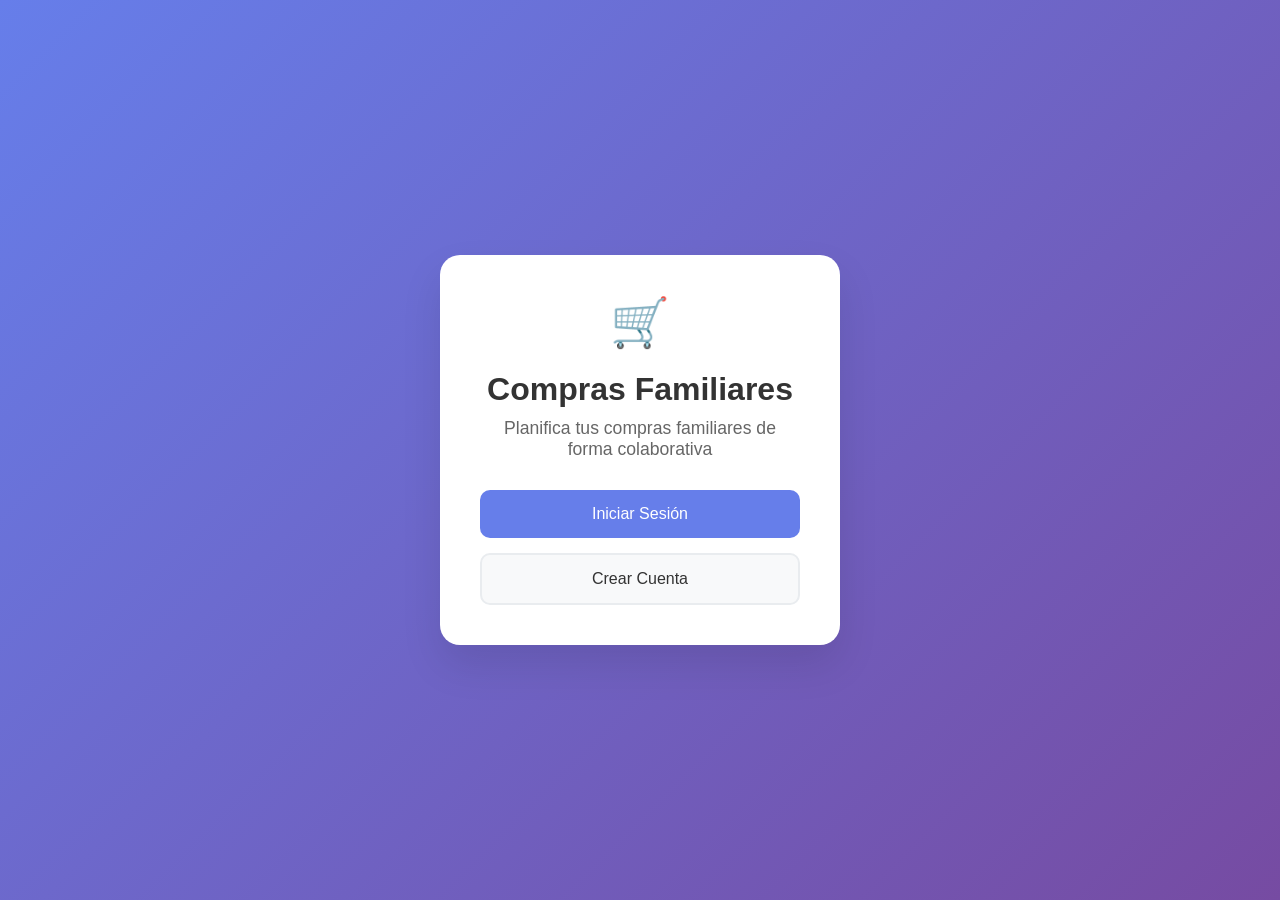
<file: templates/index.html>
<!DOCTYPE html>
<html lang="es">
<head>
    <meta charset="UTF-8">
    <meta name="viewport" content="width=device-width, initial-scale=1.0">
    <title>Compras Familiares</title>
    <style>
        * {
            margin: 0;
            padding: 0;
            box-sizing: border-box;
        }

        body {
            font-family: -apple-system, BlinkMacSystemFont, 'Segoe UI', Roboto, sans-serif;
            background: linear-gradient(135deg, #667eea 0%, #764ba2 100%);
            min-height: 100vh;
            display: flex;
            align-items: center;
            justify-content: center;
            padding: 20px;
        }

        .container {
            background: white;
            border-radius: 20px;
            padding: 40px;
            box-shadow: 0 20px 40px rgba(0,0,0,0.1);
            text-align: center;
            max-width: 400px;
            width: 100%;
        }

        h1 {
            color: #333;
            margin-bottom: 10px;
            font-size: 2rem;
        }

        .subtitle {
            color: #666;
            margin-bottom: 30px;
            font-size: 1.1rem;
        }

        .buttons {
            display: flex;
            flex-direction: column;
            gap: 15px;
        }

        .btn {
            padding: 15px 30px;
            border: none;
            border-radius: 10px;
            font-size: 1rem;
            cursor: pointer;
            transition: all 0.3s ease;
            text-decoration: none;
            display: block;
        }

        .btn-primary {
            background: #667eea;
            color: white;
        }

        .btn-primary:hover {
            background: #5a6fd8;
            transform: translateY(-2px);
        }

        .btn-secondary {
            background: #f8f9fa;
            color: #333;
            border: 2px solid #e9ecef;
        }

        .btn-secondary:hover {
            background: #e9ecef;
            transform: translateY(-2px);
        }

        .icon {
            font-size: 3rem;
            margin-bottom: 20px;
        }
    </style>
</head>
<body>
    <div class="container">
        <div class="icon">🛒</div>
        <h1>Compras Familiares</h1>
        <p class="subtitle">Planifica tus compras familiares de forma colaborativa</p>
        
        <div class="buttons">
            <a href="/login" class="btn btn-primary">Iniciar Sesión</a>
            <a href="/registro" class="btn btn-secondary">Crear Cuenta</a>
        </div>
    </div>
</body>
</html>
</file>
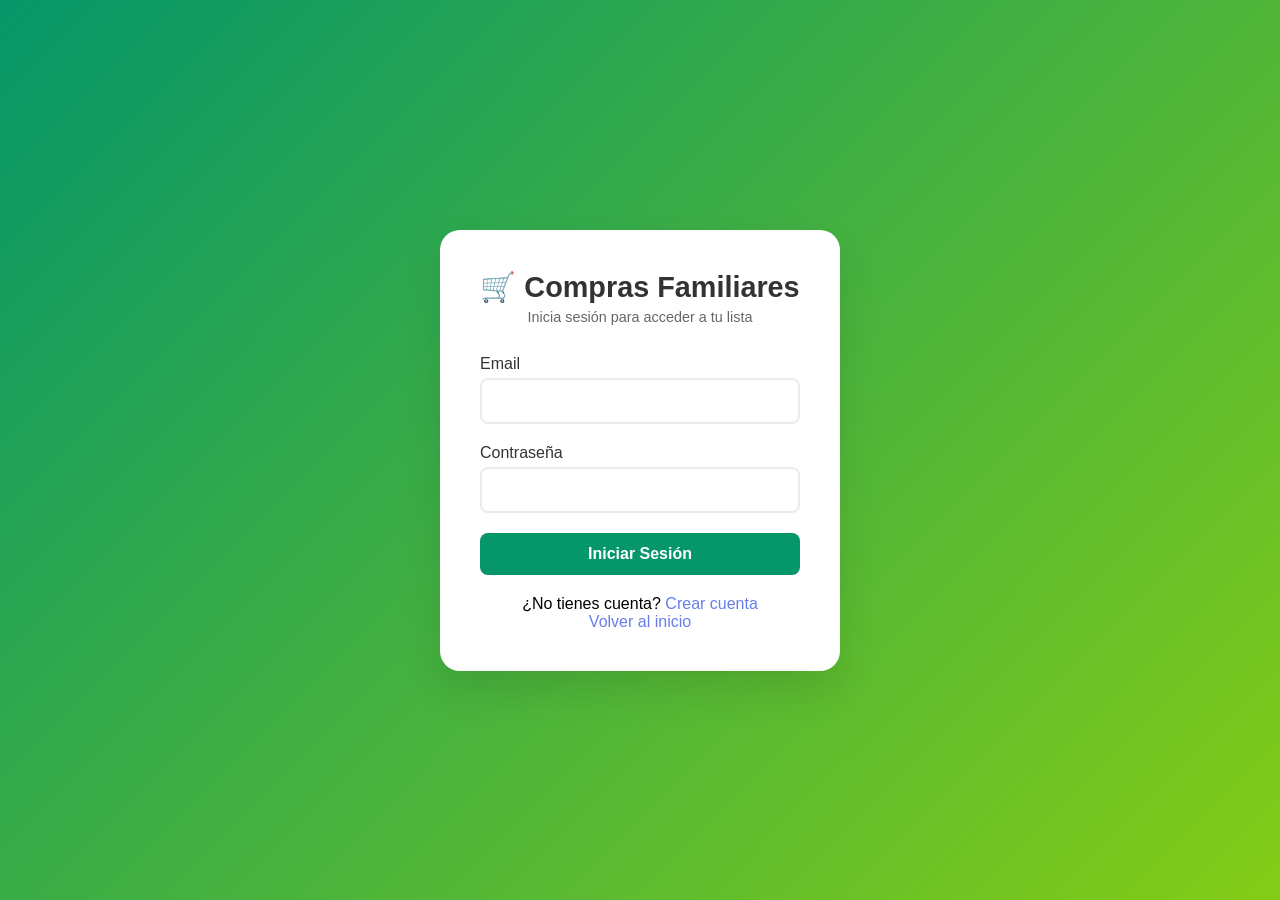
<file: templates/login.html>
<!DOCTYPE html>
<html lang="es">
<head>
    <meta charset="UTF-8">
    <meta name="viewport" content="width=device-width, initial-scale=1.0">
    <title>Iniciar Sesión - Compras Familiares</title>
    <style>
        * {
            margin: 0;
            padding: 0;
            box-sizing: border-box;
        }

        body {
            font-family: -apple-system, BlinkMacSystemFont, 'Segoe UI', Roboto, sans-serif;
            background: linear-gradient(135deg, #059669 0%, #84cc16 100%);
            min-height: 100vh;
            display: flex;
            align-items: center;
            justify-content: center;
            padding: 20px;
        }

        .login-container {
            background: white;
            border-radius: 20px;
            padding: 40px;
            box-shadow: 0 20px 40px rgba(0,0,0,0.1);
            max-width: 400px;
            width: 100%;
        }

        .logo {
            text-align: center;
            margin-bottom: 30px;
        }

        .logo h1 {
            color: #333;
            font-size: 1.8rem;
            margin-bottom: 5px;
        }

        .logo p {
            color: #666;
            font-size: 0.9rem;
        }

        .form-group {
            margin-bottom: 20px;
        }

        label {
            display: block;
            margin-bottom: 5px;
            color: #333;
            font-weight: 500;
        }

        input {
            width: 100%;
            padding: 12px;
            border: 2px solid #e9ecef;
            border-radius: 8px;
            font-size: 1rem;
            transition: border-color 0.3s ease;
        }

        input:focus {
            outline: none;
            border-color: #059669;
        }

        .btn {
            width: 100%;
            padding: 12px;
            background: #059669;
            color: white;
            border: none;
            border-radius: 8px;
            font-size: 1rem;
            font-weight: 600;
            cursor: pointer;
            transition: background 0.3s ease;
        }

        .btn:hover {
            background: #047857;
        }

        .btn:disabled {
            background: #ccc;
            cursor: not-allowed;
        }

        .error {
            background: #f8d7da;
            color: #721c24;
            padding: 10px;
            border-radius: 5px;
            margin-bottom: 20px;
            display: none;
        }

        .back-link {
            text-align: center;
            margin-top: 20px;
        }

        .back-link a {
            color: #667eea;
            text-decoration: none;
        }

        .back-link a:hover {
            text-decoration: underline;
        }
    </style>
</head>
<body>
    <div class="login-container">
        <div class="logo">
            <h1>🛒 Compras Familiares</h1>
            <p>Inicia sesión para acceder a tu lista</p>
        </div>

        <div class="error" id="error-message"></div>

        <form id="login-form">
            <div class="form-group">
                <label for="email">Email</label>
                <input type="email" id="email" name="email" required>
            </div>

            <div class="form-group">
                <label for="password">Contraseña</label>
                <input type="password" id="password" name="password" required>
            </div>

            <button type="submit" class="btn" id="login-btn">Iniciar Sesión</button>
        </form>

        <div class="back-link">
            <p>¿No tienes cuenta? <a href="/registro">Crear cuenta</a></p>
            <p><a href="/">Volver al inicio</a></p>
        </div>
    </div>

    <script>
        document.getElementById('login-form').addEventListener('submit', async (e) => {
            e.preventDefault();
            
            const email = document.getElementById('email').value;
            const password = document.getElementById('password').value;
            const errorDiv = document.getElementById('error-message');
            const loginBtn = document.getElementById('login-btn');
            
            // Deshabilitar botón
            loginBtn.disabled = true;
            loginBtn.textContent = 'Iniciando sesión...';
            errorDiv.style.display = 'none';
            
            try {
                const response = await fetch('/api/login', {
                    method: 'POST',
                    headers: {
                        'Content-Type': 'application/json',
                    },
                    body: JSON.stringify({ email, password })
                });
                
                const data = await response.json();
                
                if (response.ok) {
                    // Login exitoso, redirigir a la app
                    window.location.href = '/app';
                } else {
                    // Mostrar error
                    errorDiv.textContent = data.error || 'Error al iniciar sesión';
                    errorDiv.style.display = 'block';
                }
            } catch (error) {
                errorDiv.textContent = 'Error de conexión. Intenta de nuevo.';
                errorDiv.style.display = 'block';
            } finally {
                loginBtn.disabled = false;
                loginBtn.textContent = 'Iniciar Sesión';
            }
        });
    </script>
</body>
</html>
</file>
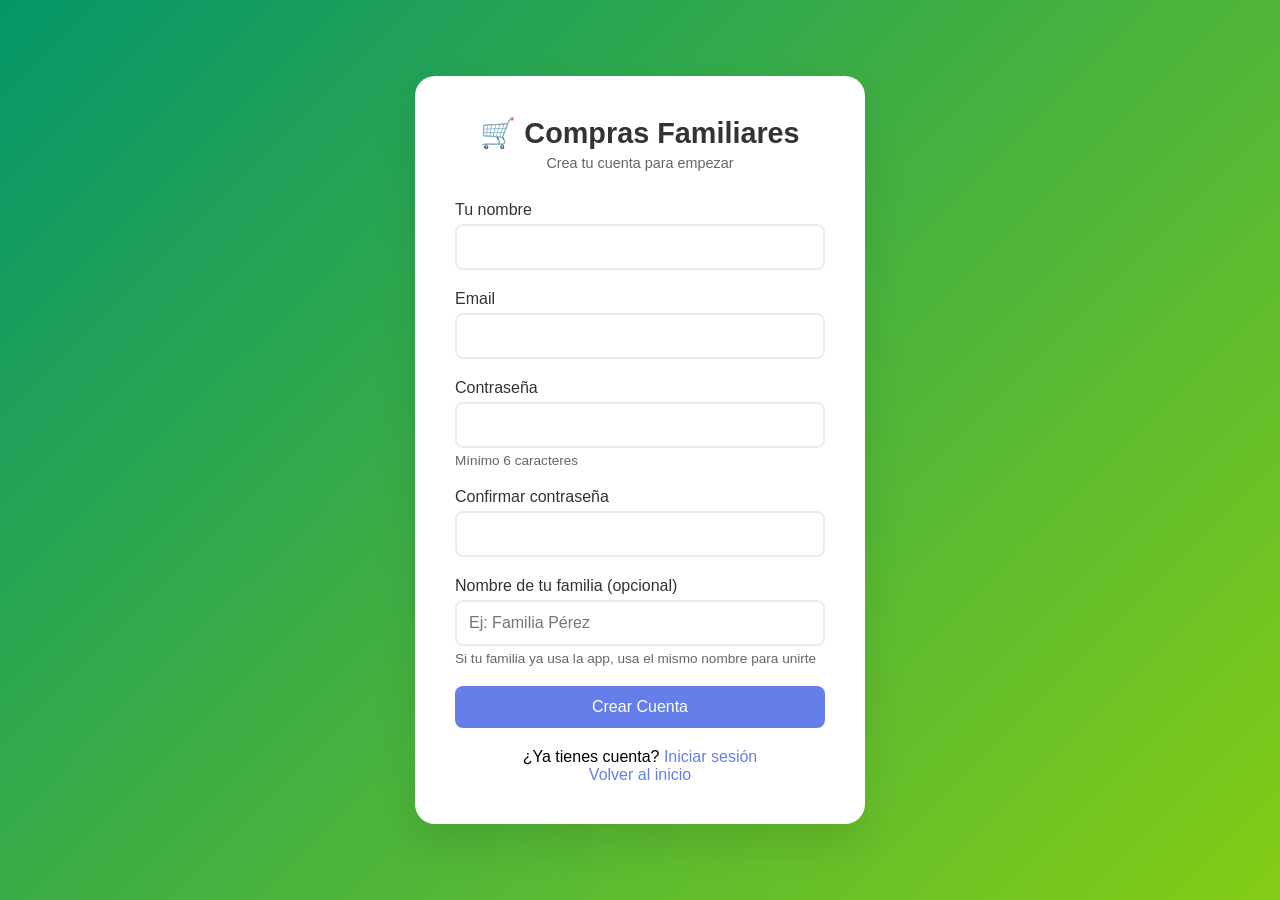
<file: templates/registro.html>
<!DOCTYPE html>
<html lang="es">
<head>
    <meta charset="UTF-8">
    <meta name="viewport" content="width=device-width, initial-scale=1.0">
    <title>Registro - Compras Familiares</title>
    <style>
        * {
            margin: 0;
            padding: 0;
            box-sizing: border-box;
        }

        body {
            font-family: -apple-system, BlinkMacSystemFont, 'Segoe UI', Roboto, sans-serif;
            background: linear-gradient(135deg, #059669 0%, #84cc16 100%);
            min-height: 100vh;
            display: flex;
            align-items: center;
            justify-content: center;
            padding: 20px;
        }

        .register-container {
            background: white;
            border-radius: 20px;
            padding: 40px;
            box-shadow: 0 20px 40px rgba(0,0,0,0.1);
            max-width: 450px;
            width: 100%;
        }

        .logo {
            text-align: center;
            margin-bottom: 30px;
        }

        .logo h1 {
            color: #333;
            font-size: 1.8rem;
            margin-bottom: 5px;
        }

        .logo p {
            color: #666;
            font-size: 0.9rem;
        }

        .form-group {
            margin-bottom: 20px;
        }

        label {
            display: block;
            margin-bottom: 5px;
            color: #333;
            font-weight: 500;
        }

        input {
            width: 100%;
            padding: 12px;
            border: 2px solid #e9ecef;
            border-radius: 8px;
            font-size: 1rem;
            transition: border-color 0.3s ease;
        }

        input:focus {
            outline: none;
            border-color: #667eea;
        }

        .btn {
            width: 100%;
            padding: 12px;
            background: #667eea;
            color: white;
            border: none;
            border-radius: 8px;
            font-size: 1rem;
            cursor: pointer;
            transition: background 0.3s ease;
        }

        .btn:hover {
            background: #5a6fd8;
        }

        .btn:disabled {
            background: #ccc;
            cursor: not-allowed;
        }

        .error {
            background: #f8d7da;
            color: #721c24;
            padding: 10px;
            border-radius: 5px;
            margin-bottom: 20px;
            display: none;
        }

        .success {
            background: #d4edda;
            color: #155724;
            padding: 10px;
            border-radius: 5px;
            margin-bottom: 20px;
            display: none;
        }

        .back-link {
            text-align: center;
            margin-top: 20px;
        }

        .back-link a {
            color: #667eea;
            text-decoration: none;
        }

        .back-link a:hover {
            text-decoration: underline;
        }

        .help-text {
            font-size: 0.85rem;
            color: #666;
            margin-top: 5px;
        }
    </style>
</head>
<body>
    <div class="register-container">
        <div class="logo">
            <h1>🛒 Compras Familiares</h1>
            <p>Crea tu cuenta para empezar</p>
        </div>

        <div class="error" id="error-message"></div>
        <div class="success" id="success-message"></div>

        <form id="register-form">
            <div class="form-group">
                <label for="nombre">Tu nombre</label>
                <input type="text" id="nombre" name="nombre" required>
            </div>

            <div class="form-group">
                <label for="email">Email</label>
                <input type="email" id="email" name="email" required>
            </div>

            <div class="form-group">
                <label for="password">Contraseña</label>
                <input type="password" id="password" name="password" required minlength="6">
                <div class="help-text">Mínimo 6 caracteres</div>
            </div>

            <div class="form-group">
                <label for="confirm-password">Confirmar contraseña</label>
                <input type="password" id="confirm-password" name="confirm-password" required>
            </div>

            <div class="form-group">
                <label for="nombre-familia">Nombre de tu familia (opcional)</label>
                <input type="text" id="nombre-familia" name="nombre_familia" placeholder="Ej: Familia Pérez">
                <div class="help-text">Si tu familia ya usa la app, usa el mismo nombre para unirte</div>
            </div>

            <button type="submit" class="btn" id="register-btn">Crear Cuenta</button>
        </form>

        <div class="back-link">
            <p>¿Ya tienes cuenta? <a href="/login">Iniciar sesión</a></p>
            <p><a href="/">Volver al inicio</a></p>
        </div>
    </div>

    <script>
        document.getElementById('register-form').addEventListener('submit', async (e) => {
            e.preventDefault();
            
            const nombre = document.getElementById('nombre').value;
            const email = document.getElementById('email').value;
            const password = document.getElementById('password').value;
            const confirmPassword = document.getElementById('confirm-password').value;
            const nombreFamilia = document.getElementById('nombre-familia').value;
            
            const errorDiv = document.getElementById('error-message');
            const successDiv = document.getElementById('success-message');
            const registerBtn = document.getElementById('register-btn');
            
            // Validar contraseñas
            if (password !== confirmPassword) {
                errorDiv.textContent = 'Las contraseñas no coinciden';
                errorDiv.style.display = 'block';
                successDiv.style.display = 'none';
                return;
            }
            
            // Deshabilitar botón
            registerBtn.disabled = true;
            registerBtn.textContent = 'Creando cuenta...';
            errorDiv.style.display = 'none';
            successDiv.style.display = 'none';
            
            try {
                const response = await fetch('/api/registro', {
                    method: 'POST',
                    headers: {
                        'Content-Type': 'application/json',
                    },
                    body: JSON.stringify({ 
                        nombre, 
                        email, 
                        password,
                        nombre_familia: nombreFamilia || undefined
                    })
                });
                
                const data = await response.json();
                
                if (response.ok) {
                    successDiv.textContent = '¡Cuenta creada exitosamente! Redirigiendo...';
                    successDiv.style.display = 'block';
                    
                    // Redirigir al login después de 2 segundos
                    setTimeout(() => {
                        window.location.href = '/login';
                    }, 2000);
                } else {
                    errorDiv.textContent = data.error || 'Error al crear cuenta';
                    errorDiv.style.display = 'block';
                }
            } catch (error) {
                errorDiv.textContent = 'Error de conexión. Intenta de nuevo.';
                errorDiv.style.display = 'block';
            } finally {
                registerBtn.disabled = false;
                registerBtn.textContent = 'Crear Cuenta';
            }
        });
    </script>
</body>
</html>
</file>
